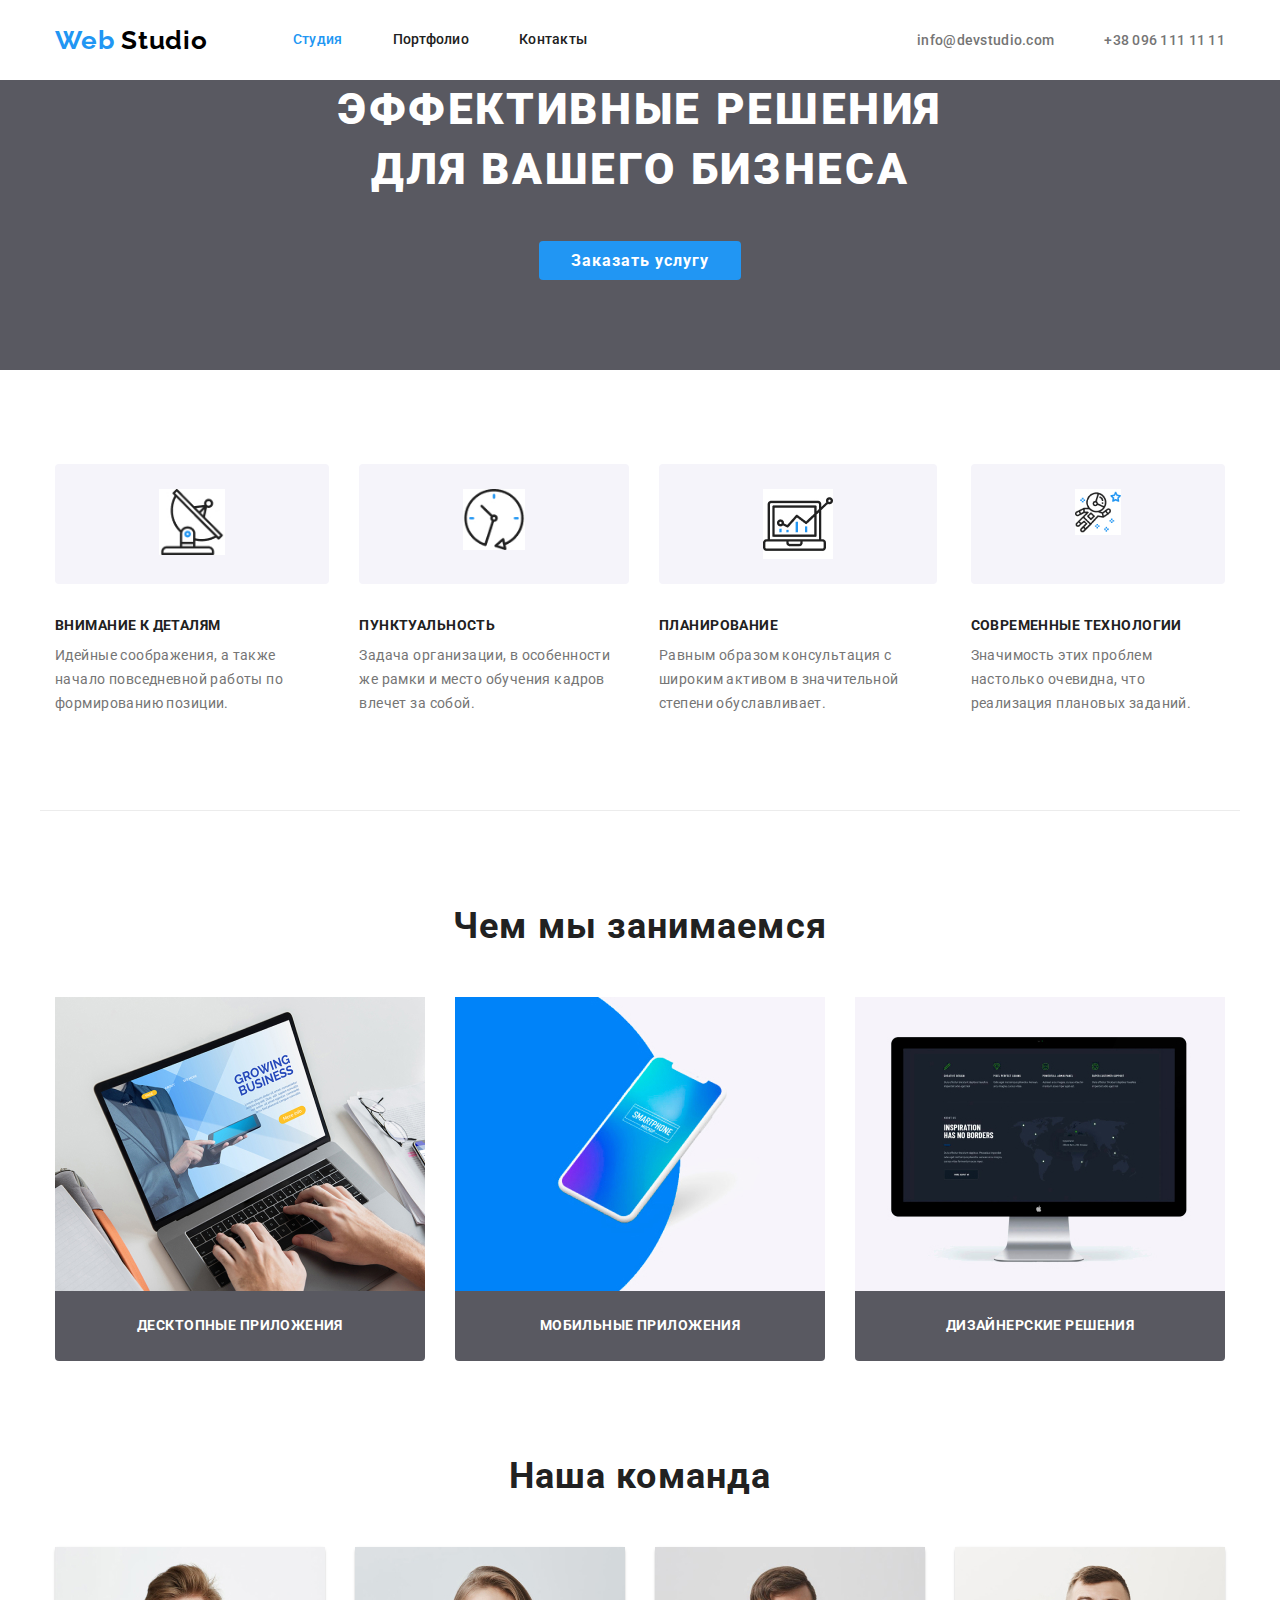
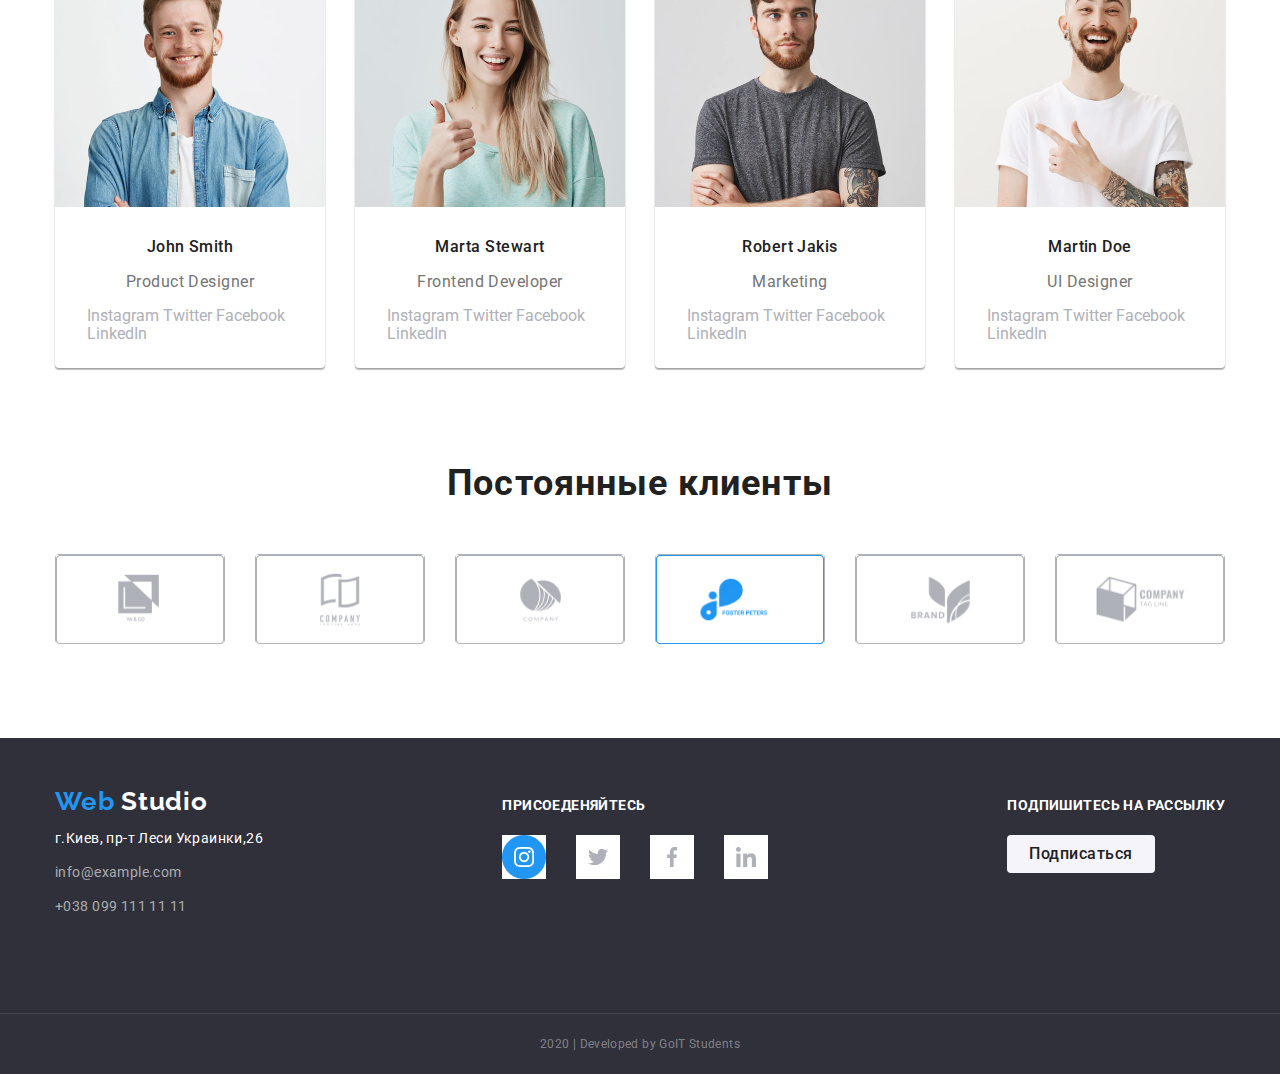
<file: index.html>
<!DOCTYPE html>
<html lang="ru">
  <head>
    <meta charset="UTF-8" />
    <meta name="viewport" content="width=device-width, initial-scale=1.0" />
    <title>Web Studio</title>
    <link
      href="https://fonts.googleapis.com/css2?family=Raleway:wght@400;700&family=Roboto:wght@400;500;700;900&display=swap"
      rel="stylesheet"
    />
    <link
      rel="stylesheet"
      href="https://cdnjs.cloudflare.com/ajax/libs/modern-normalize/0.6.0/modern-normalize.min.css"
    />
    <link rel="stylesheet" href="./css/styles.css" />
  </head>

  <body>
    <header>
      <div class="main-nav">
        <a href="./" class="logo"
          >Web
          <b>Studio</b>
        </a>
        <nav class="link mario">
          <ul class="nav">
            <li class="item">
              <a href="./index.html" class="link-current">Студия</a>
            </li>
            <li class="item">
              <a href="./portfolio.html" class="link-nav">Портфолио</a>
            </li>
            <li class="item"><a href="" class="link-nav">Контакты</a></li>
          </ul>
        </nav>

        <address>
          <ul class="adress">
            <li class="item">
              <a href="mailto:info@devstudio.com">info@devstudio.com</a>
            </li>
            <li class="item">
              <a href="tel:+380961111111">+38 096 111 11 11</a>
            </li>
          </ul>
        </address>
      </div>
    </header>
    <!-- Решения для бизнеса -->
    <main>
      <section class="hero">
        <h1>
          Эффективные решения<br />
          для вашего бизнеса
        </h1>
        <a href="" class="button-check">Заказать услугу</a>
      </section>

      <!-- Принципы -->
      <section class="container">
        <h2 class="index none">Принципы</h2>
        <ul class="princ-ul">
          <li class="item">
            <a href="" class="princ-link"
              ><img src="./about/images1/antenna4.jpg" alt="Внимание к деталям"
            /></a>
            <h3 class="principles">Внимание к деталям</h3>
            <p class="principles">
              Идейные соображения, а также начало повседневной работы по
              формированию позиции.
            </p>
          </li>
          <li class="item">
            <a href="" class="princ-link"
              ><img src="./about/images1/clock 1.jpg" alt="Пунктуальность"
            /></a>
            <h3 class="principles">Пунктуальность</h3>
            <p class="principles">
              Задача организации, в особенности же рамки и место обучения кадров
              влечет за собой.
            </p>
          </li>
          <li class="item">
            <a href="" class="princ-link"
              ><img src="./about/images1/diagram 1.jpg" alt="Планирование"
            /></a>
            <h3 class="principles">Планирование</h3>
            <p class="principles">
              Равным образом консультация с широким активом в значительной
              степени обуславливает.
            </p>
          </li>
          <li class="item">
            <a href="" class="princ-link"
              ><img
                src="./about/images1/astronaut1.jpg"
                alt="Современные технологии"
            /></a>
            <h3 class="principles">Современные технологии</h3>
            <p class="principles">
              Значимость этих проблем настолько очевидна, что реализация
              плановых заданий.
            </p>
          </li>
        </ul>
      </section>

      <!-- Чем мы занимаемся -->
      <section class="container border">
        <h2 class="index">Чем мы занимаемся</h2>
        <ul>
          <li class="item">
            <a href=""
              ><img
                src="./about/images1/img(32).jpg"
                alt="Десктопные приложения"
            /></a>
            <p class="business">Десктопные приложения</p>
          </li>
          <li class="item">
            <a href=""
              ><img src="./about/images1/box.jpg" alt="Мобильные приложения"
            /></a>
            <p class="business">Мобильные приложения</p>
          </li>
          <li class="item">
            <a href=""
              ><img
                src="./about/images1/img(29).jpg"
                alt="Дизайнерские решения"
            /></a>
            <p class="business">Дизайнерские решения</p>
          </li>
        </ul>
      </section>

      <!-- Наша команда -->
      <section class="container our-team">
        <h2 class="index">Наша команда</h2>
        <ul class="team">
          <li class="item">
            <figure>
              <img src="./about/images1/img10.jpg" alt="John Smith" />
              <figcaption class="team build">
                John Smith
              </figcaption>
            </figure>
            <p class="vocation">Product Designer</p>
            <div>
              <a href="https://instagram.com" target="_blank" class="social"
                >Instagram</a
              >
              <a href="https://twitter.com/" target="_blank" class="social"
                >Twitter</a
              >
              <a href="https://www.facebook.com/" target="_blank" class="social"
                >Facebook</a
              >
              <a href="https://www.linkedin.com/" target="_blank" class="social"
                >LinkedIn</a
              >
            </div>
          </li>
          <li class="item">
            <figure>
              <img src="./about/images1/img11.jpg" alt="Marta Stewart" />
              <figcaption class="team build">
                Marta Stewart
              </figcaption>
            </figure>
            <p class="vocation">Frontend Developer</p>
            <div>
              <a href="https://instagram.com" target="_blank" class="social"
                >Instagram</a
              >
              <a href="https://twitter.com/" target="_blank" class="social"
                >Twitter</a
              >
              <a href="https://www.facebook.com/" target="_blank" class="social"
                >Facebook</a
              >
              <a href="https://www.linkedin.com/" target="_blank" class="social"
                >LinkedIn</a
              >
            </div>
          </li>
          <li class="item">
            <figure>
              <img src="./about/images1/img12.jpg" alt="Robert Jakis" />
              <figcaption class="team build">
                Robert Jakis
              </figcaption>
            </figure>
            <p class="vocation">Marketing</p>
            <div>
              <a href="https://instagram.com" target="_blank" class="social"
                >Instagram</a
              >
              <a href="https://twitter.com/" target="_blank" class="social"
                >Twitter</a
              >
              <a href="https://www.facebook.com/" target="_blank" class="social"
                >Facebook</a
              >
              <a href="https://www.linkedin.com/" target="_blank" class="social"
                >LinkedIn</a
              >
            </div>
          </li>
          <li class="item">
            <figure>
              <img src="./about/images1/img13.jpg" alt="Martin Doe" />
              <figcaption class="team build">
                Martin Doe
              </figcaption>
            </figure>
            <p class="vocation">UI Designer</p>
            <div>
              <a href="https://instagram.com" target="_blank" class="social"
                >Instagram</a
              >
              <a href="https://twitter.com/" target="_blank" class="social"
                >Twitter</a
              >
              <a href="https://www.facebook.com/" target="_blank" class="social"
                >Facebook</a
              >
              <a href="https://www.linkedin.com/" target="_blank" class="social"
                >LinkedIn</a
              >
            </div>
          </li>
        </ul>
      </section>

      <!-- Посоянные клиенты -->
      <section class="container our-clients">
        <h2 class="index">Постоянные клиенты</h2>
        <ul class="clients">
          <li class="item">
            <a href="" target="_blank"
              ><img src="./about/images1/Client 1.jpg" alt="Client1"
            /></a>
          </li>
          <li class="item">
            <a href="" target="_blank"
              ><img src="./about/images1/Client 2.jpg" alt="Client2"
            /></a>
          </li>
          <li class="item">
            <a href="" target="_blank"
              ><img src="./about/images1/Client 3 (1).jpg" alt="Client3"
            /></a>
          </li>
          <li class="item">
            <a href="" target="_blank"
              ><img src="./about/images1/Client 4 (1).jpg" alt="Client4"
            /></a>
          </li>
          <li class="item">
            <a href="" target="_blank"
              ><img src="./about/images1/Client 5 (1).jpg" alt="Client5"
            /></a>
          </li>
          <li class="item">
            <a href="" target="_blank"
              ><img src="./about/images1/Client 6 (1).jpg" alt="Client6"
            /></a>
          </li>
        </ul>
      </section>
    </main>

    <!-- Футер -->
    <footer class="footer-nav">
      <div class="container">
        <div class="foo-nav">
          <a href="./" class="logo-f"
            >Web
            <span class="studio-f">Studio</span>
          </a>
          <a href="" class="adress">г.Киев, пр-т Леси Украинки,26</a>
          <a href="mailto:info@example.com" class="mail">info@example.com</a>
          <a href="tel:+0380991111111" class="tel">+038 099 111 11 11</a>
        </div>

        <div class="join">
          <b class="joinus">Присоеденяйтесь</b>
          <ul>
            <li class="item">
              <a
                href="https://instagram.com"
                target="_blank"
                class="social-link"
                ><img src="./about/images1/Ellipse (6).jpg" alt="instagram"
              /></a>
            </li>
            <li class="item">
              <a href="https://twitter.com/" target="_blank" class="social-link"
                ><img src="./about/images1/Ellipse (7).jpg" alt="twitter"
              /></a>
            </li>
            <li class="item">
              <a
                href="https://www.facebook.com/"
                target="_blank"
                class="social-link"
                ><img src="./about/images1/Ellipse (8).jpg" alt="facebook"
              /></a>
            </li>
            <li class="item">
              <a
                href="https://www.linkedin.com/"
                target="_blank"
                class="social-link"
                ><img src="./about/images1/Ellipse (9).jpg" alt="linkedin"
              /></a>
            </li>
          </ul>
        </div>

        <div class="subscribe">
          <b class="subscribeus">Подпишитесь на рассылку</b>
          <button type="button" class="subscribe">Подписаться</button>
        </div>
      </div>
      <p class="rights">2020 | Developed by GoIT Students</p>
    </footer>
  </body>
</html>
</file>
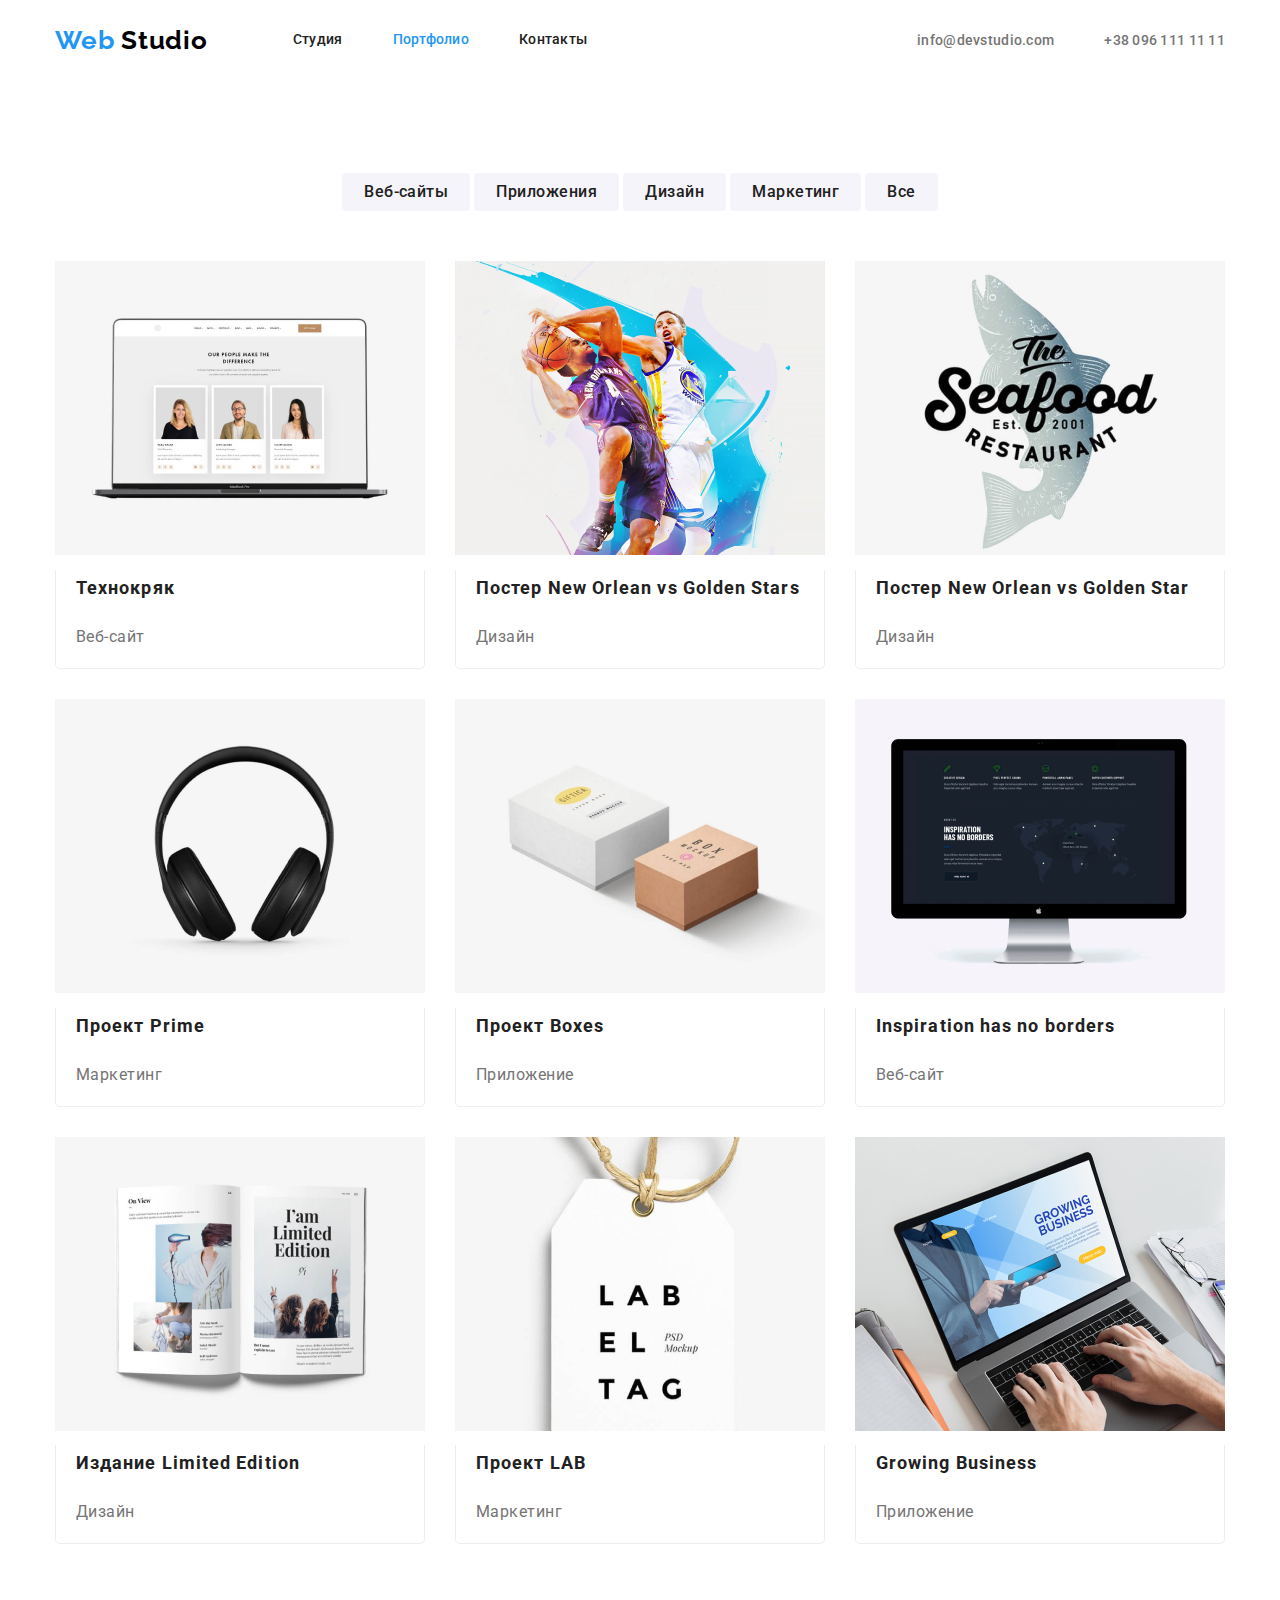
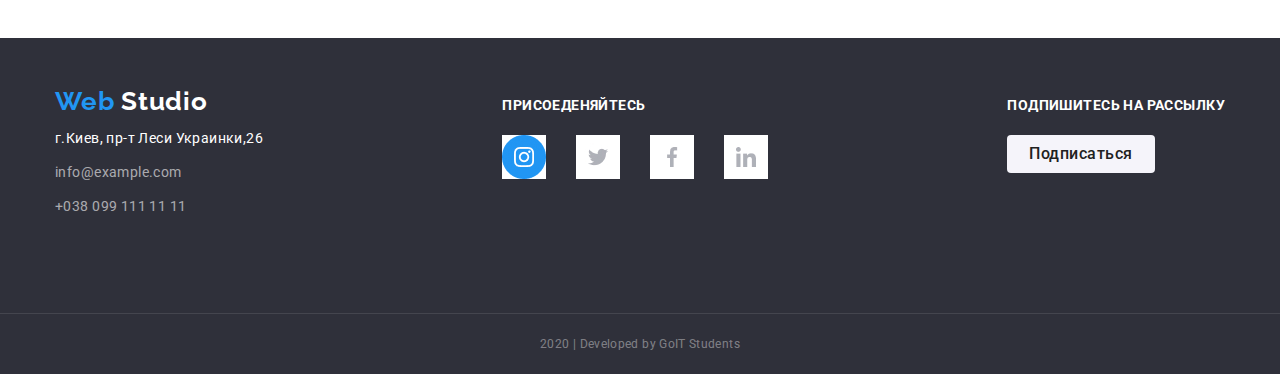
<file: portfolio.html>
<!DOCTYPE html>
<html lang="ru">
  <head>
    <meta charset="UTF-8" />
    <meta name="viewport" content="width=device-width, initial-scale=1.0" />
    <title>Портфолио</title>
    <link
      href="https://fonts.googleapis.com/css2?family=Raleway:wght@400;700&family=Roboto:wght@400;500;700;900&display=swap"
      rel="stylesheet"
    />
    <link
      rel="stylesheet"
      href="https://cdnjs.cloudflare.com/ajax/libs/modern-normalize/0.6.0/modern-normalize.min.css"
    />
    <link rel="stylesheet" href="./css/styles.css" />
  </head>

  <body>
    <!-- Хедер -->
    <header>
      <div class="main-nav">
        <a href="./" class="logo"
          >Web
          <b>Studio</b>
        </a>
        <nav class="link mario">
          <ul class="nav">
            <li class="item">
              <a href="./index.html" class="link-nav">Студия</a>
            </li>
            <li class="item">
              <a href="./portfolio.html" class="link-current">Портфолио</a>
            </li>
            <li class="item"><a href="" class="link-nav">Контакты</a></li>
          </ul>
        </nav>

        <address>
          <ul class="adress">
            <li class="item">
              <a href="mailto:info@devstudio.com">info@devstudio.com</a>
            </li>
            <li class="item">
              <a href="tel:+380961111111">+38 096 111 11 11</a>
            </li>
          </ul>
        </address>
      </div>
    </header>

    <!-- Мейн -->
    <main>
      <section class="portfolio">
        <!-- Фильтр портфолио -->
        <div class="filter">
          <button type="button" class="btn">Веб-сайты</button>
          <button type="button" class="btn">Приложения</button>
          <button type="button" class="btn">Дизайн</button>
          <button type="button" class="btn">Маркетинг</button>
          <button type="button" class="btn">Все</button>
        </div>
        <!-- Список предложений -->
        <h1 class="index none">Список предложений</h1>
        <div>
          <ul class="list-offer">
            <li class="flex">
              <a href="./" class="linkto">
                <img src="./about/images1/img(35).jpg" alt="Технокряк" />
                <div class="item">
                  <h2 class="portfolio">Технокряк</h2>
                  <p class="offer">Веб-сайт</p>
                </div>
              </a>
            </li>

            <li class="flex">
              <a href="" class="linkto">
                <img src="./about/images1/img(25).jpg" alt="Нью Орлеан" />
                <div class="item">
                  <h2 class="portfolio">
                    Постер New Orlean vs Golden Stars
                  </h2>
                  <p class="offer">Дизайн</p>
                </div>
              </a>
            </li>

            <li class="flex">
              <a href="" class="linkto">
                <img src="./about/images1/img(26).jpg" alt="Ресторан Seafood" />
                <div class="item">
                  <h2 class="portfolio">
                    Постер New Orlean vs Golden Star
                  </h2>
                  <p class="offer">Дизайн</p>
                </div>
              </a>
            </li>

            <li class="flex">
              <a href="" class="linkto">
                <img src="./about/images1/img(27).jpg" alt="Проект Prime" />
                <div class="item">
                  <h2 class="portfolio">Проект Prime</h2>
                  <p class="offer">Маркетинг</p>
                </div>
              </a>
            </li>

            <li class="flex">
              <a href="" class="linkto">
                <img src="./about/images1/img(28).jpg" alt="Проект Boxes" />
                <div class="item">
                  <h2 class="portfolio">Проект Boxes</h2>
                  <p class="offer">Приложение</p>
                </div>
              </a>
            </li>

            <li class="flex">
              <a href="" class="linkto">
                <img
                  src="./about/images1/img(29).jpg"
                  alt="Inspiration has no borders"
                />
                <div class="item">
                  <h2 class="portfolio">Inspiration has no borders</h2>
                  <p class="offer">Веб-сайт</p>
                </div>
              </a>
            </li>

            <li class="flex">
              <a href="" class="linkto">
                <img src="./about/images1/img(30).jpg" alt="Limited Edition" />
                <div class="item">
                  <h2 class="portfolio">Издание Limited Edition</h2>
                  <p class="offer">Дизайн</p>
                </div>
              </a>
            </li>

            <li class="flex">
              <a href="" class="linkto">
                <img src="./about/images1/img(31).jpg" alt="Проект LAB" />
                <div class="item">
                  <h2 class="portfolio">Проект LAB</h2>
                  <p class="offer">Маркетинг</p>
                </div>
              </a>
            </li>

            <li class="flex">
              <a href="" class="linkto">
                <img src="./about/images1/img(32).jpg" alt="Growing Business" />
                <div class="item">
                  <h2 class="portfolio">Growing Business</h2>
                  <p class="offer">Приложение</p>
                </div>
              </a>
            </li>
          </ul>
        </div>
      </section>
    </main>

    <!-- Футер -->
    <footer class="footer-nav">
      <div class="container">
        <div class="foo-nav">
          <a href="./" class="logo-f"
            >Web
            <span class="studio-f">Studio</span>
          </a>
          <a href="" class="adress">г.Киев, пр-т Леси Украинки,26</a>
          <a href="mailto:info@example.com" class="mail">info@example.com</a>
          <a href="tel:+0380991111111" class="tel">+038 099 111 11 11</a>
        </div>

        <div class="join">
          <b class="joinus">Присоеденяйтесь</b>
          <ul>
            <li class="item">
              <a
                href="https://instagram.com"
                target="_blank"
                class="social-link"
                ><img src="./about/images1/Ellipse (6).jpg" alt="instagram"
              /></a>
            </li>
            <li class="item">
              <a href="https://twitter.com/" target="_blank" class="social-link"
                ><img src="./about/images1/Ellipse (7).jpg" alt="twitter"
              /></a>
            </li>
            <li class="item">
              <a
                href="https://www.facebook.com/"
                target="_blank"
                class="social-link"
                ><img src="./about/images1/Ellipse (8).jpg" alt="facebook"
              /></a>
            </li>
            <li class="item">
              <a
                href="https://www.linkedin.com/"
                target="_blank"
                class="social-link"
                ><img src="./about/images1/Ellipse (9).jpg" alt="linkedin"
              /></a>
            </li>
          </ul>
        </div>

        <div class="subscribe">
          <b class="subscribeus">Подпишитесь на рассылку</b>
          <button type="button" class="subscribe">Подписаться</button>
        </div>
      </div>
      <p class="rights">2020 | Developed by GoIT Students</p>
    </footer>
  </body>
</html>
</file>
<file: css/styles.css>
:root {
  --primary-text-color: #212121;
  --title-text-color: #757575;
  --link-primary-color: #2196f3;
  --link-seconary-color: #ffffff;
  --footer-color: rgba(255, 255, 255, 0.6);
}

/* Общие */
img {
  display: block;
  max-width: 100%;
  height: auto;
}

ul {
  list-style: none;
  padding: 0;
  margin: 0;
}
body {
  font-family: Roboto, sans-serif;
}
a {
  text-decoration: none;
}

html {
  box-sizing: border-box;
}

*,
*::before,
*::after {
  box-sizing: inherit;
}

/* Стили Main */
h1 {
  color: var(--link-seconary-color);
  font-weight: 900;
  font-size: 44px;
  line-height: 1.36;
  letter-spacing: 0.06em;
  text-transform: uppercase;
  margin-top: 0;
  margin-bottom: 46px;
}
h2.index {
  font-family: Roboto;
  font-weight: 700;
  font-size: 36px;
  line-height: 1.17;
  text-align: center;
  letter-spacing: 0.03em;
  color: var(--primary-text-color);
  margin-top: 0;
  margin-bottom: 50px;
}
h2.none,
h1.none {
  display: none;
  padding: 0 0;
  margin: 0 0;
}
h3 {
  font-family: Roboto;
  font-weight: 700;
  font-size: 16px;
  line-height: 1.87;
  text-align: center;
  letter-spacing: 0.06em;
  color: var(--primary-text-color);
  margin-top: 0px;
  margin-bottom: 10px;
}

.container {
  padding-bottom: 94px;
}

/* Стили ЛОГО */
header {
  padding-top: 0;
  /* padding-bottom: 94px; */
  width: 1200px;
  margin: 0 auto;
  padding-left: 15px;
  padding-right: 15px;
}
section.container {
  padding-top: 94px;
  padding-bottom: 94px;
  width: 1200px;
  margin: 0 auto;
  padding-left: 15px;
  padding-right: 15px;
}

a.logo {
  font-family: Raleway, sans-serif;
  font-weight: 700;
  font-size: 26px;
  line-height: 1.19;
  letter-spacing: 0.03em;
  color: var(--link-primary-color);
  margin-right: 85px;
}

.logo b {
  font-family: Raleway, sans-serif;
  font-weight: 700;
  font-size: 26px;
  line-height: 1.19;
  letter-spacing: 0.03em;
  color: #000000;
}

.mario .nav {
  display: flex;
  justify-content: end;
}

.main-nav {
  display: flex;
  align-items: center;
}

/* Навигация портфолио */
button {
  padding: 0;
  border: none;
  font: inherit;
  color: inherit;
  background-color: transparent;

  font-family: inherit;
  font-weight: 500;
  font-size: 16px;
  line-height: 1.62;
  text-align: center;
  letter-spacing: 0.03em;
  color: var(--primary-text-color);
  background-color: #f5f4fa;
  border-radius: 4px;
  padding: 6px 22px;
  display: inline-block;
}

button:hover,
button:focus {
  color: var(--link-seconary-color);
  background: var(--link-primary-color);
}

.linkto img {
  width: 370px;
  height: 294px;
}

.filter {
  text-align: center;
}

section.portfolio {
  padding-top: 93px;
}
/* Список предложений */

.list-offer .offer {
  font-size: 16px;
  line-height: 1.87;
  letter-spacing: 0.03em;
  color: var(--title-text-color);
  padding-left: 20px;
  padding-right: 20px;
}

.list-offer .portfolio {
  font-weight: 700;
  font-size: 18px;
  line-height: 2;
  letter-spacing: 0.06em;
  color: var(--primary-text-color);
  padding-left: 20px;
  padding-right: 20px;
}

ul .offer {
  font-weight: 400;
  font-size: 16px;
  line-height: 1.87;
  letter-spacing: 0.03em;
  color: var(--title-text-color);
}

a.linkto:hover,
a.linkto:focus {
  color: var(--link-seconary-color);
  background: var(--link-primary-color);
}

.list-offer {
  width: 1200px;
  padding-left: 15px;
  padding-right: 15px;
  margin-left: auto;
  margin-right: auto;
  margin-top: 50px;
  margin-bottom: 94px;
  display: flex;
  flex-wrap: wrap;
}

.flex .item {
  border-right-width: 1px;
  border-right-style: solid;
  border-right-color: #eeeeee;

  border-bottom-width: 1px;
  border-bottom-style: solid;
  border-bottom-color: #eeeeee;

  border-left-width: 1px;
  border-left-style: solid;
  border-left-color: #eeeeee;

  border-bottom-right-radius: 5px;
  border-bottom-left-radius: 5px;
}

.flex {
  width: 370px;
  margin-right: 30px;
  margin-bottom: 30px;
}

.flex:nth-child(3n) {
  margin-right: 0;
}

.flex:nth-last-child(-n + 3) {
  margin-bottom: 0;
}

/* Навигация (левая сторона)*/
.nav,
.adress a {
  font-family: Roboto;
  font-weight: 500;
  font-size: 14px;
  line-height: 1.14;
  letter-spacing: 0.02em;
}
.nav .link-current {
  color: var(--link-primary-color);
}
.nav .link-nav {
  color: var(--primary-text-color);
}
.nav .link-nav:hover,
.nav .link-nav:focus {
  color: var(--link-primary-color);
}
.nav .item {
  display: block;
  padding-top: 32px;
  padding-bottom: 32px;
  margin-right: 50px;
}

.nav .item:last-child {
  margin-right: 0;
}

/* Навигация (правая сторона) */
address {
  margin-left: auto;
}

.adress {
  display: flex;
  margin-left: auto;
}

address .item {
  margin-right: 50px;
}

address .item:last-child {
  margin-right: 0;
}

.adress a {
  color: var(--title-text-color);
  font-style: normal;
}
.adress a:hover,
.adress a:focus {
  color: var(--link-primary-color);
}

/* Герой */
.hero {
  padding-bottom: 94px;
  margin-bottom: 0px;
  margin-top: 0;
  text-align: center;
  background: rgba(47, 48, 58, 0.8);
}

.button-check {
  color: var(--link-seconary-color);
  background: var(--link-primary-color);
  font-weight: 700;
  font-size: 16px;
  line-height: 1.87;
  letter-spacing: 0.06em;
  min-width: 500px;
  height: 50px;
  padding: 10px 32px;
  margin: 0px auto;
  border-radius: 4px;
  text-align: center;
}
.button-check:hover,
.button-check:focus {
  color: var(--link-primary-color);
  background-color: var(--link-seconary-color);
}
/* Принципы */
p.principles {
  font-family: Roboto;
  font-style: normal;
  font-weight: normal;
  font-size: 14px;
  line-height: 1.71;
  letter-spacing: 0.03em;
  color: var(--title-text-color);
  margin: 0;
}
h3.principles {
  font-weight: 700;
  font-size: 14px;
  line-height: 1.14;
  letter-spacing: 0.03em;
  text-transform: uppercase;
  color: var(--primary-text-color);
  margin: 0 0 10px 0;
  padding: 0;
  text-align: left;
}

a.princ-link {
  display: inline-block;
  padding: 25px 104px;
  margin: 0 0 30px 0;

  height: 120px;
  text-align: center;
  border-radius: 4px;

  background-color: #f5f4fa;
}
a.princ-link:focus,
a.princ-link:hover {
  background-color: var(--link-primary-color);
  color: var(--link-seconary-color);
}

/* Чем мы занимаемся */
section .business {
  color: var(--link-seconary-color);
  background: rgba(47, 48, 58, 0.8);
  font-weight: 700;
  font-size: 14px;
  line-height: 1.14;
  text-align: center;
  letter-spacing: 0.03em;
  text-transform: uppercase;
  padding: 27px 0;
  /* min-width: 370px; */
  border-radius: 0px 0px 4px 4px;
  margin: 0;
}

.border {
  border-top: 1px solid #ececec;
}

.container ul {
  display: flex;
}

.container li:not(:last-child) {
  margin-right: 30px;
}

/* Наша команда */
.team.build {
  font-weight: 500;
  font-size: 16px;
  line-height: 1.19;
  text-align: center;
  letter-spacing: 0.03em;
  color: var(--primary-text-color);
}
.team .vocation {
  font-weight: 400;
  font-size: 16px;
  line-height: 1.19;
  text-align: center;
  letter-spacing: 0.03em;
  color: var(--title-text-color);
}
.team .social {
  color: #afb1b8;
}
.team .social:hover,
.team .social:focus {
  color: var(--link-seconary-color);
  background-color: var(--link-primary-color);
}

.our-team .item {
  box-shadow: 0px 2px 1px rgba(0, 0, 0, 0.2), 0px 1px 1px rgba(0, 0, 0, 0.14),
    0px 1px 3px rgba(0, 0, 0, 0.12);
  border-radius: 4px;
  background-color: var(--link-seconary-color);
}

.our-team div {
  margin: 16px 32px 24px;
}
figure {
  margin: 0;
}
figure img {
  margin-top: 0;
  margin-bottom: 30px;
}
figure figcaption {
  margin-top: 0;
  margin-bottom: 10px;
}

.footer-nav .container {
  width: 1200px;
  padding-left: 15px;
  padding-right: 15px;
  margin: 0 auto;
}

.team .item {
  width: 270px;
}

/* Наши клиенты */
.clients a {
  color: var(--title-text-color);
  display: block;
  min-width: 170px;
  height: 90px;
  border: 1px solid #afb1b8;
  border-radius: 4px;
  text-align: center;
}

.clients a:hover,
.clients a:focus {
  color: var(--link-seconary-color);
  background-color: var(--link-primary-color);
}

.link .title:hover {
  color: var(--link-seconary-color);
  background: var(--link-primary-color);
}
section.our-team,
section.our-clients {
  padding-top: 0;
}

/* Футер */
.footer-nav {
  background: #2f303a;
  margin-left: auto;
  margin-right: auto;
  padding-top: 48px;
}
.footer-nav .adress {
  font-weight: 400;
  font-size: 14px;
  line-height: 1.71;
  letter-spacing: 0.03em;
  color: var(--link-seconary-color);
}
.footer-nav .joinus,
.footer-nav .subscribeus {
  color: var(--link-seconary-color);
  font-weight: 700;
  font-size: 14px;
  line-height: 1.14;
  letter-spacing: 0.03em;
  text-transform: uppercase;
  display: block;
  margin-bottom: 21px;
  margin-left: 0;
  margin-right: 0;
}

.footer-nav .mail,
.footer-nav .tel {
  color: var(--footer-color);
  font-style: normal;
  font-weight: normal;
  font-size: 14px;
  line-height: 1.71;
  letter-spacing: 0.03em;
}

.footer-nav .social-link:hover,
.footer-nav .social-link:focus {
  color: var(--link-seconary-color);
  background-color: var(--link-primary-color);
}
.footer-nav .submit {
  font-weight: 900;
  font-size: 16px;
  line-height: 1.87;
  display: flex;
  align-items: center;
  text-align: center;
  letter-spacing: 0.06em;
}

.footer-nav .rights {
  font-weight: 400;
  font-size: 12px;
  line-height: 2;
  text-align: center;
  letter-spacing: 0.03em;
  color: rgba(255, 255, 255, 0.4);
  padding: 18px 0;
  border-top: 1px solid rgba(255, 255, 255, 0.1);
  margin: 0;
}

.foo-nav {
  display: flex;
  flex-direction: column;
  padding-bottom: 0;
}

.foo-nav a:not(:last-child) {
  margin-bottom: 10px;
}

.join ul {
  /* display: block; */
  display: flex;
}

.footer-nav .container {
  display: flex;
  align-items: baseline;
  justify-content: space-between;
}

.foo-nav .studio-f {
  text-transform: none;
  font-family: Raleway, sans-serif;
  font-weight: 700;
  font-size: 26px;
  line-height: 1.19;
  letter-spacing: 0.03em;
  color: var(--link-seconary-color);
}

a.logo-f {
  font-family: Raleway, sans-serif;
  font-weight: 700;
  font-size: 26px;
  line-height: 1.19;
  letter-spacing: 0.03em;
  color: var(--link-primary-color);
}

.join .item {
  margin-right: 10px;
}
.join .item:last-child {
  margin-right: 0;
}

.join {
  margin-left: auto;
  margin-right: auto;
  padding: 0;
}
</file>
